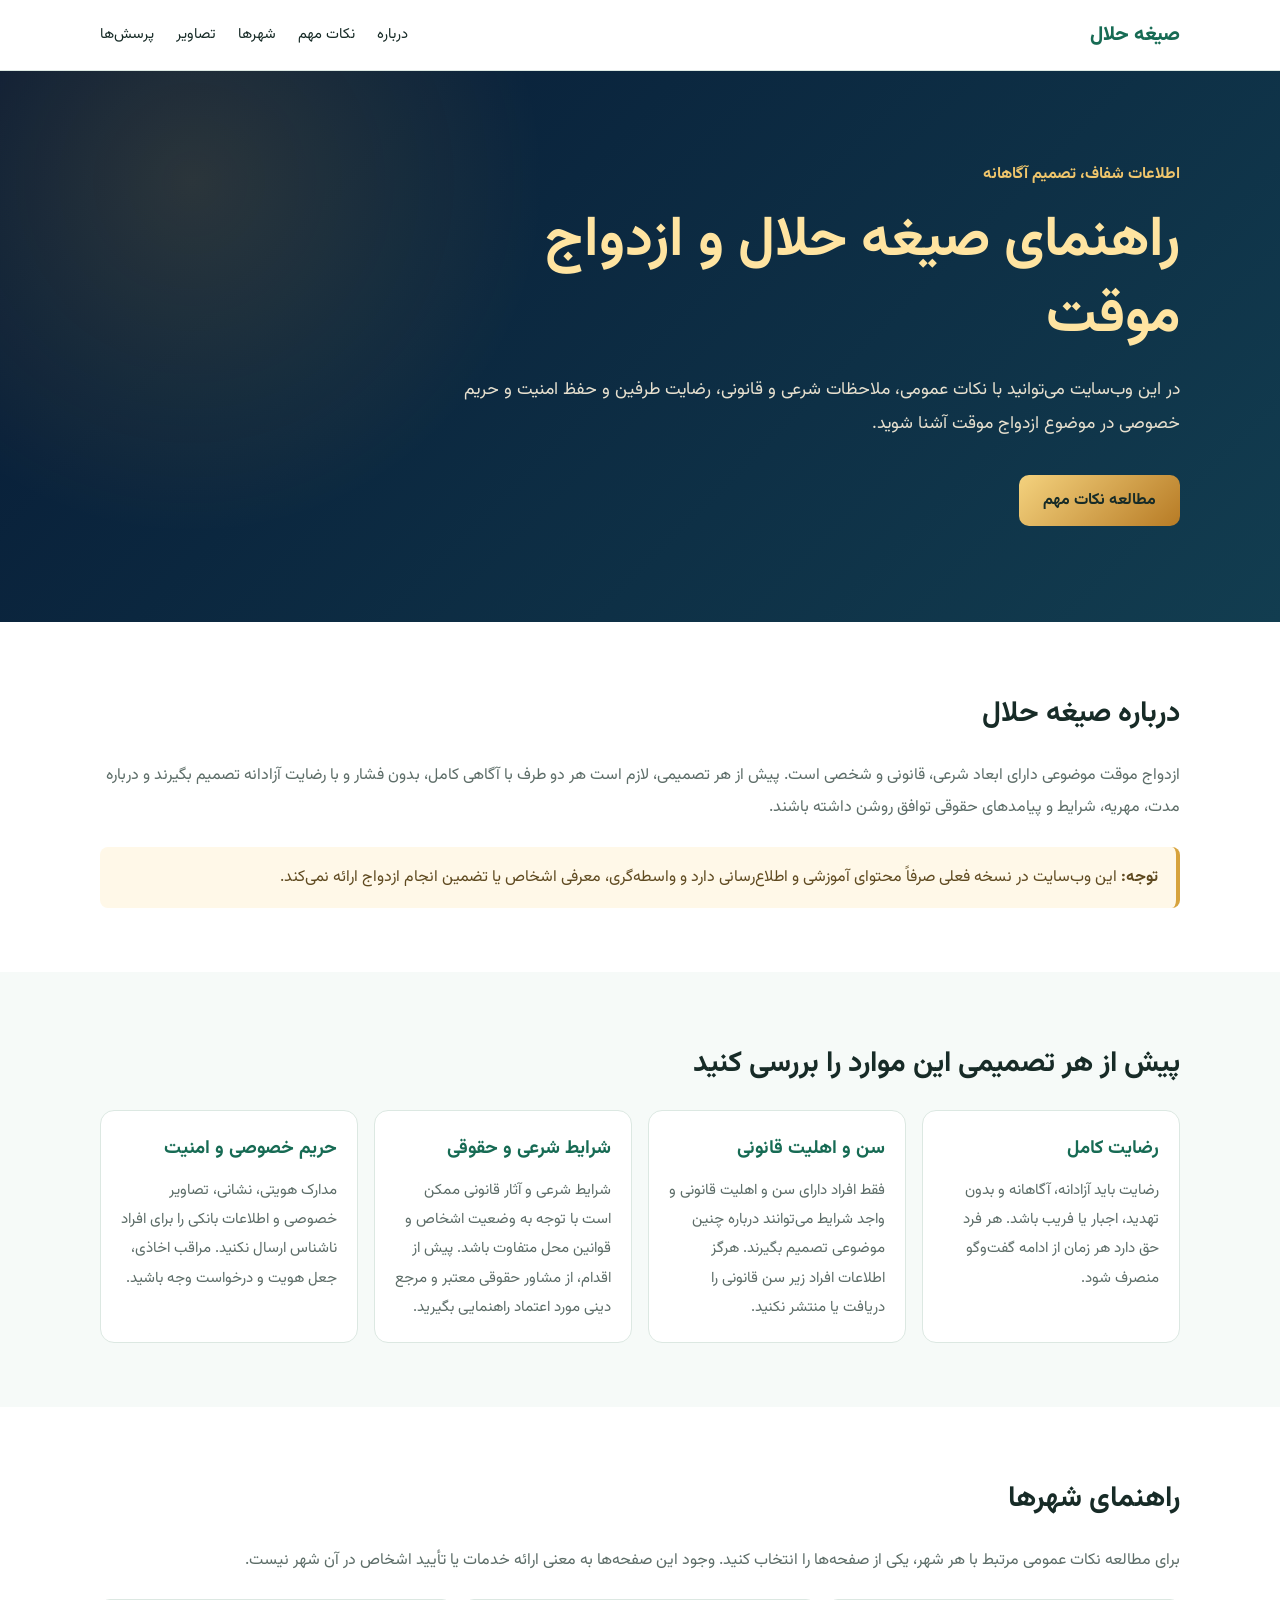
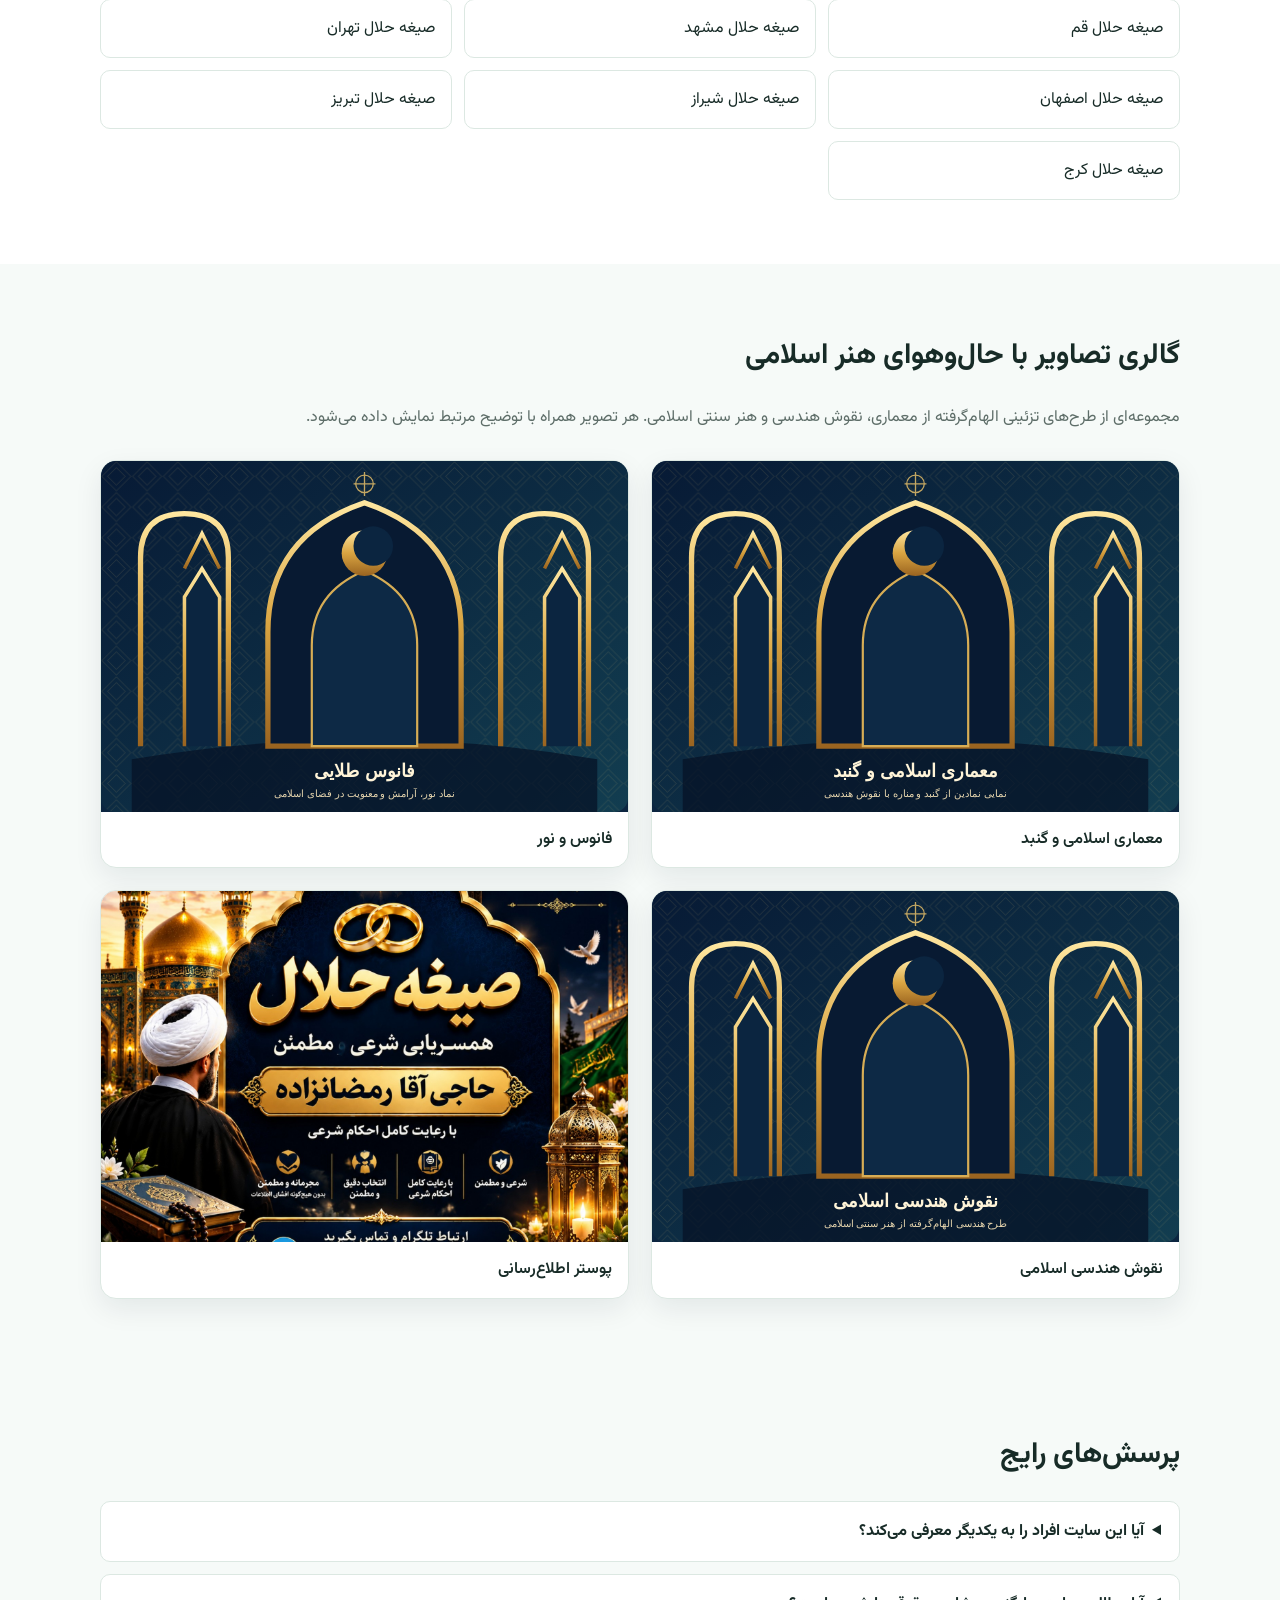
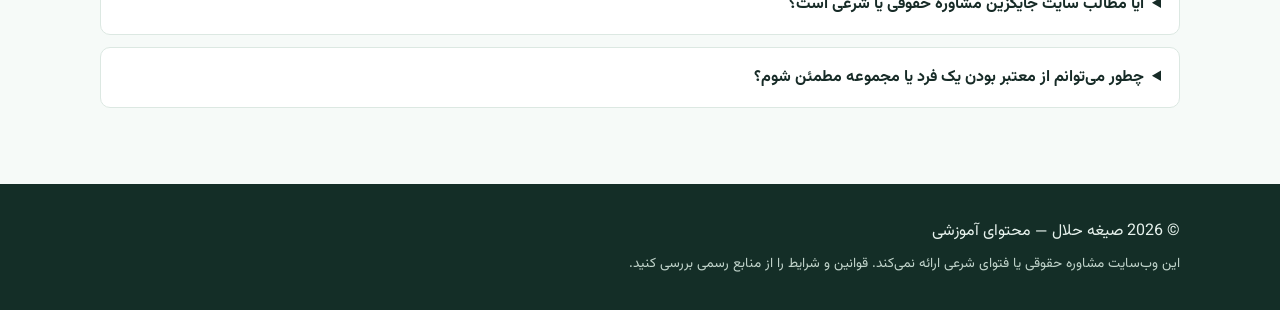
<file: index.html>
<!doctype html>
<html lang="fa" dir="rtl">
<head>
  <meta charset="utf-8">
  <meta name="viewport" content="width=device-width, initial-scale=1">
  <title>صیغه حلال | راهنمای ازدواج موقت آگاهانه و مسئولانه</title>
  <meta name="description" content="راهنمای آگاهانه درباره صیغه حلال و ازدواج موقت؛ نکات رضایت، شرایط قانونی، حفظ حریم خصوصی و اطلاعات شهرهای مختلف ایران.">
  <meta name="robots" content="index,follow">
  <meta property="og:type" content="website">
  <meta property="og:title" content="صیغه حلال | راهنمای ازدواج موقت">
  <meta property="og:description" content="راهنمای آگاهانه درباره صیغه حلال و ازدواج موقت">
  <meta property="og:image" content="https://YOUR-DOMAIN.example/images/sigheh-halal-hezarat-mazhabi.png">
  <link rel="canonical" href="https://YOUR-DOMAIN.example/">
  <link rel="stylesheet" href="style.css">
</head>
<body>
<header class="site-header">
  <div class="container nav">
    <a class="brand" href="index.html">صیغه حلال</a>
    <nav aria-label="منوی اصلی">
      <a href="#about">درباره</a><a href="#safety">نکات مهم</a><a href="#cities">شهرها</a><a href="#gallery">تصاویر</a><a href="#faq">پرسش‌ها</a>
    </nav>
  </div>
</header>
<main>
  <section class="hero">
    <div class="container">
      <span class="eyebrow">اطلاعات شفاف، تصمیم آگاهانه</span>
      <h1>راهنمای صیغه حلال و ازدواج موقت</h1>
      <p>در این وب‌سایت می‌توانید با نکات عمومی، ملاحظات شرعی و قانونی، رضایت طرفین و حفظ امنیت و حریم خصوصی در موضوع ازدواج موقت آشنا شوید.</p>
      <a class="button" href="#safety">مطالعه نکات مهم</a>
    </div>
  </section>
  <section class="container section" id="about">
    <h2>درباره صیغه حلال</h2>
    <p>ازدواج موقت موضوعی دارای ابعاد شرعی، قانونی و شخصی است. پیش از هر تصمیمی، لازم است هر دو طرف با آگاهی کامل، بدون فشار و با رضایت آزادانه تصمیم بگیرند و درباره مدت، مهریه، شرایط و پیامدهای حقوقی توافق روشن داشته باشند.</p>
    <div class="notice"><strong>توجه:</strong> این وب‌سایت در نسخه فعلی صرفاً محتوای آموزشی و اطلاع‌رسانی دارد و واسطه‌گری، معرفی اشخاص یا تضمین انجام ازدواج ارائه نمی‌کند.</div>
  </section>
  <section class="section soft" id="safety">
    <div class="container">
      <h2>پیش از هر تصمیمی این موارد را بررسی کنید</h2>
      <div class="cards">
        <article class="card"><h3>رضایت کامل</h3><p>رضایت باید آزادانه، آگاهانه و بدون تهدید، اجبار یا فریب باشد. هر فرد حق دارد هر زمان از ادامه گفت‌وگو منصرف شود.</p></article>
        <article class="card"><h3>سن و اهلیت قانونی</h3><p>فقط افراد دارای سن و اهلیت قانونی و واجد شرایط می‌توانند درباره چنین موضوعی تصمیم بگیرند. هرگز اطلاعات افراد زیر سن قانونی را دریافت یا منتشر نکنید.</p></article>
        <article class="card"><h3>شرایط شرعی و حقوقی</h3><p>شرایط شرعی و آثار قانونی ممکن است با توجه به وضعیت اشخاص و قوانین محل متفاوت باشد. پیش از اقدام، از مشاور حقوقی معتبر و مرجع دینی مورد اعتماد راهنمایی بگیرید.</p></article>
        <article class="card"><h3>حریم خصوصی و امنیت</h3><p>مدارک هویتی، نشانی، تصاویر خصوصی و اطلاعات بانکی را برای افراد ناشناس ارسال نکنید. مراقب اخاذی، جعل هویت و درخواست وجه باشید.</p></article>
      </div>
    </div>
  </section>
  <section class="container section" id="cities">
    <h2>راهنمای شهرها</h2>
    <p>برای مطالعه نکات عمومی مرتبط با هر شهر، یکی از صفحه‌ها را انتخاب کنید. وجود این صفحه‌ها به معنی ارائه خدمات یا تأیید اشخاص در آن شهر نیست.</p>
    <div class="city-list">
      <a href="cities/qom.html">صیغه حلال قم</a>
      <a href="cities/mashhad.html">صیغه حلال مشهد</a>
      <a href="cities/tehran.html">صیغه حلال تهران</a>
      <a href="cities/isfahan.html">صیغه حلال اصفهان</a>
      <a href="cities/shiraz.html">صیغه حلال شیراز</a>
      <a href="cities/tabriz.html">صیغه حلال تبریز</a>
      <a href="cities/karaj.html">صیغه حلال کرج</a>
    </div>
  </section>

  


  <section class="section soft" id="gallery">
    <div class="container">
      <h2>گالری تصاویر با حال‌وهوای هنر اسلامی</h2>
      <p>مجموعه‌ای از طرح‌های تزئینی الهام‌گرفته از معماری، نقوش هندسی و هنر سنتی اسلامی. هر تصویر همراه با توضیح مرتبط نمایش داده می‌شود.</p>
      <div class="visual-gallery">
        <figure><img src="images/islamic-architecture-mosque.svg" alt="تصویر تزئینی معماری اسلامی با گنبد و مناره" width="1200" height="800" loading="lazy"><figcaption>معماری اسلامی و گنبد</figcaption></figure>
        <figure><img src="images/golden-islamic-lantern.svg" alt="تصویر فانوس طلایی با الهام از هنر اسلامی" width="1200" height="800" loading="lazy"><figcaption>فانوس و نور</figcaption></figure>
        <figure><img src="images/islamic-geometric-pattern.svg" alt="نقوش هندسی و تزیینات سنتی اسلامی" width="1200" height="800" loading="lazy"><figcaption>نقوش هندسی اسلامی</figcaption></figure>
        <figure><img src="images/sigheh-halal-hezarat-mazhabi.png" alt="پوستر اطلاع‌رسانی صیغه حلال و همسریابی شرعی موقت" width="1280" height="1280" loading="lazy"><figcaption>پوستر اطلاع‌رسانی</figcaption></figure>
      </div>
    </div>
  </section>

  <section class="section soft" id="faq">
    <div class="container">
      <h2>پرسش‌های رایج</h2>
      <details><summary>آیا این سایت افراد را به یکدیگر معرفی می‌کند؟</summary><p>خیر. نسخه فعلی فقط محتوای عمومی و آموزشی دارد و سامانه ثبت‌نام یا معرفی اشخاص نیست.</p></details>
      <details><summary>آیا مطالب سایت جایگزین مشاوره حقوقی یا شرعی است؟</summary><p>خیر. مطالب صرفاً اطلاعات عمومی هستند و برای تصمیم شخصی باید از متخصص معتبر راهنمایی بگیرید.</p></details>
      <details><summary>چطور می‌توانم از معتبر بودن یک فرد یا مجموعه مطمئن شوم؟</summary><p>به ادعاهای تأییدنشده اعتماد نکنید، مدارک حساس ارسال نکنید، پول پیش‌پرداخت برای افراد ناشناس نفرستید و در صورت نیاز از مراجع رسمی استعلام بگیرید.</p></details>
    </div>
  </section>
</main>
<footer><div class="container"><p>© <span id="year"></span> صیغه حلال — محتوای آموزشی</p><p class="small">این وب‌سایت مشاوره حقوقی یا فتوای شرعی ارائه نمی‌کند. قوانین و شرایط را از منابع رسمی بررسی کنید.</p></div></footer>
<script>document.getElementById('year').textContent = new Date().getFullYear();</script>
</body>
</html>
</file>
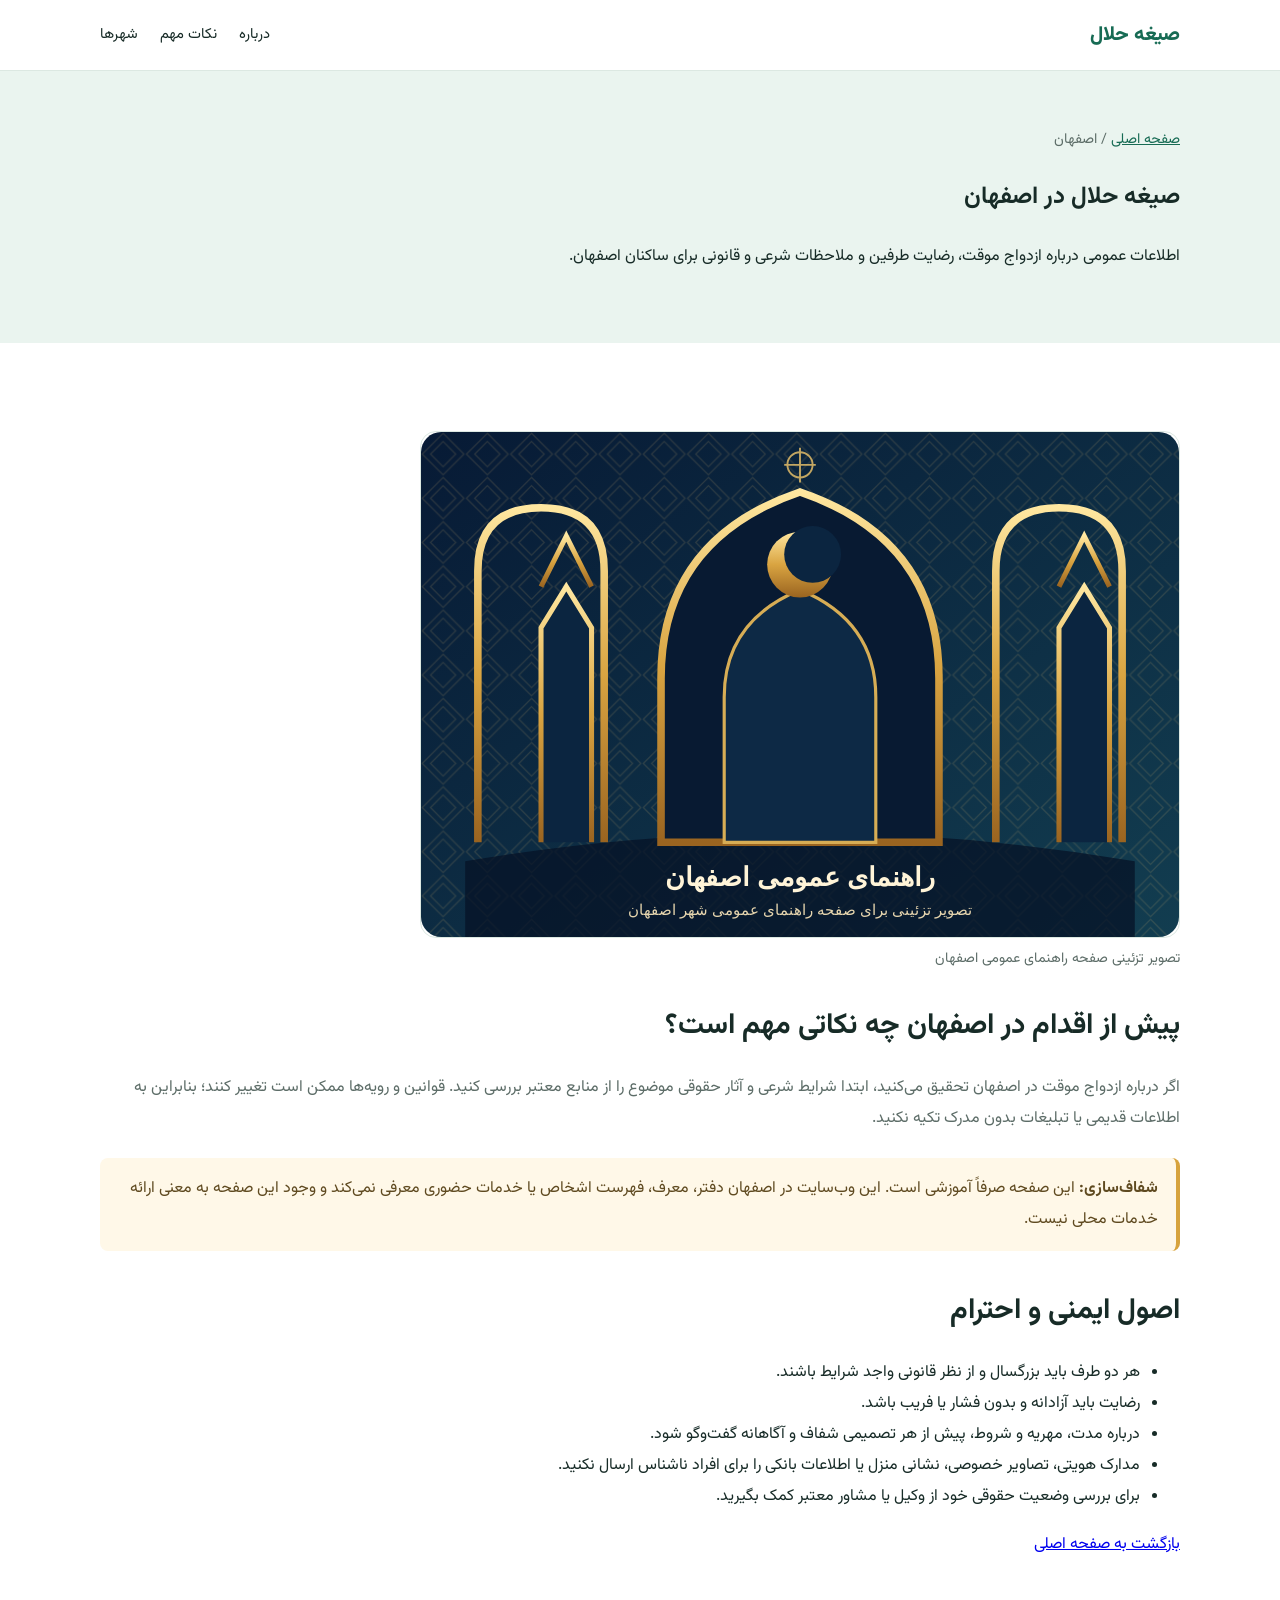
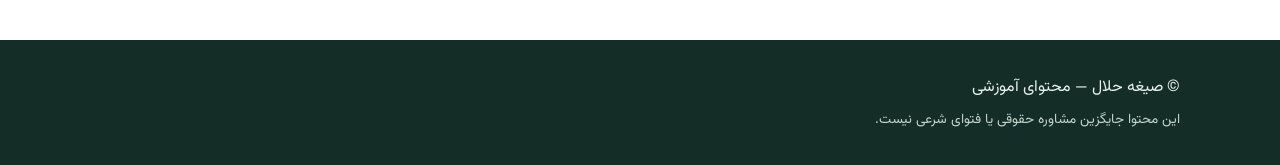
<file: cities/isfahan.html>
<!doctype html>
<html lang="fa" dir="rtl">
<head>
<meta charset="utf-8"><meta name="viewport" content="width=device-width, initial-scale=1">
<title>صیغه حلال اصفهان | راهنمای عمومی و نکات مهم</title>
<meta name="description" content="راهنمای عمومی صیغه حلال و ازدواج موقت در اصفهان؛ نکات رضایت، شرایط قانونی، حریم خصوصی و تصمیم‌گیری آگاهانه.">
<meta name="robots" content="index,follow">
<link rel="canonical" href="https://YOUR-DOMAIN.example/cities/isfahan.html">
<link rel="stylesheet" href="../style.css">
</head>
<body>
<header class="site-header"><div class="container nav"><a class="brand" href="../index.html">صیغه حلال</a><nav><a href="../index.html#about">درباره</a><a href="../index.html#safety">نکات مهم</a><a href="../index.html#cities">شهرها</a></nav></div></header>
<main>
<section class="page-hero"><div class="container"><div class="breadcrumbs"><a href="../index.html">صفحه اصلی</a> / اصفهان</div><h1>صیغه حلال در اصفهان</h1><p>اطلاعات عمومی درباره ازدواج موقت، رضایت طرفین و ملاحظات شرعی و قانونی برای ساکنان اصفهان.</p></div></section>
<section class="container section">
<figure class="city-art"><img src="../images/isfahan-guide-islamic-art.svg" alt="تصویر تزئینی راهنمای عمومی صیغه حلال در اصفهان" width="1200" height="800" loading="lazy"><figcaption>تصویر تزئینی صفحه راهنمای عمومی اصفهان</figcaption></figure>
<h2>پیش از اقدام در اصفهان چه نکاتی مهم است؟</h2>
<p>اگر درباره ازدواج موقت در اصفهان تحقیق می‌کنید، ابتدا شرایط شرعی و آثار حقوقی موضوع را از منابع معتبر بررسی کنید. قوانین و رویه‌ها ممکن است تغییر کنند؛ بنابراین به اطلاعات قدیمی یا تبلیغات بدون مدرک تکیه نکنید.</p>
<div class="notice"><strong>شفاف‌سازی:</strong> این صفحه صرفاً آموزشی است. این وب‌سایت در اصفهان دفتر، معرف، فهرست اشخاص یا خدمات حضوری معرفی نمی‌کند و وجود این صفحه به معنی ارائه خدمات محلی نیست.</div>
<h2 style="margin-top:32px">اصول ایمنی و احترام</h2>
<ul><li>هر دو طرف باید بزرگسال و از نظر قانونی واجد شرایط باشند.</li><li>رضایت باید آزادانه و بدون فشار یا فریب باشد.</li><li>درباره مدت، مهریه و شروط، پیش از هر تصمیمی شفاف و آگاهانه گفت‌وگو شود.</li><li>مدارک هویتی، تصاویر خصوصی، نشانی منزل یا اطلاعات بانکی را برای افراد ناشناس ارسال نکنید.</li><li>برای بررسی وضعیت حقوقی خود از وکیل یا مشاور معتبر کمک بگیرید.</li></ul>
<p><a href="../index.html">بازگشت به صفحه اصلی</a></p>
</section></main>
<footer><div class="container"><p>© صیغه حلال — محتوای آموزشی</p><p class="small">این محتوا جایگزین مشاوره حقوقی یا فتوای شرعی نیست.</p></div></footer>
</body></html>
</file>
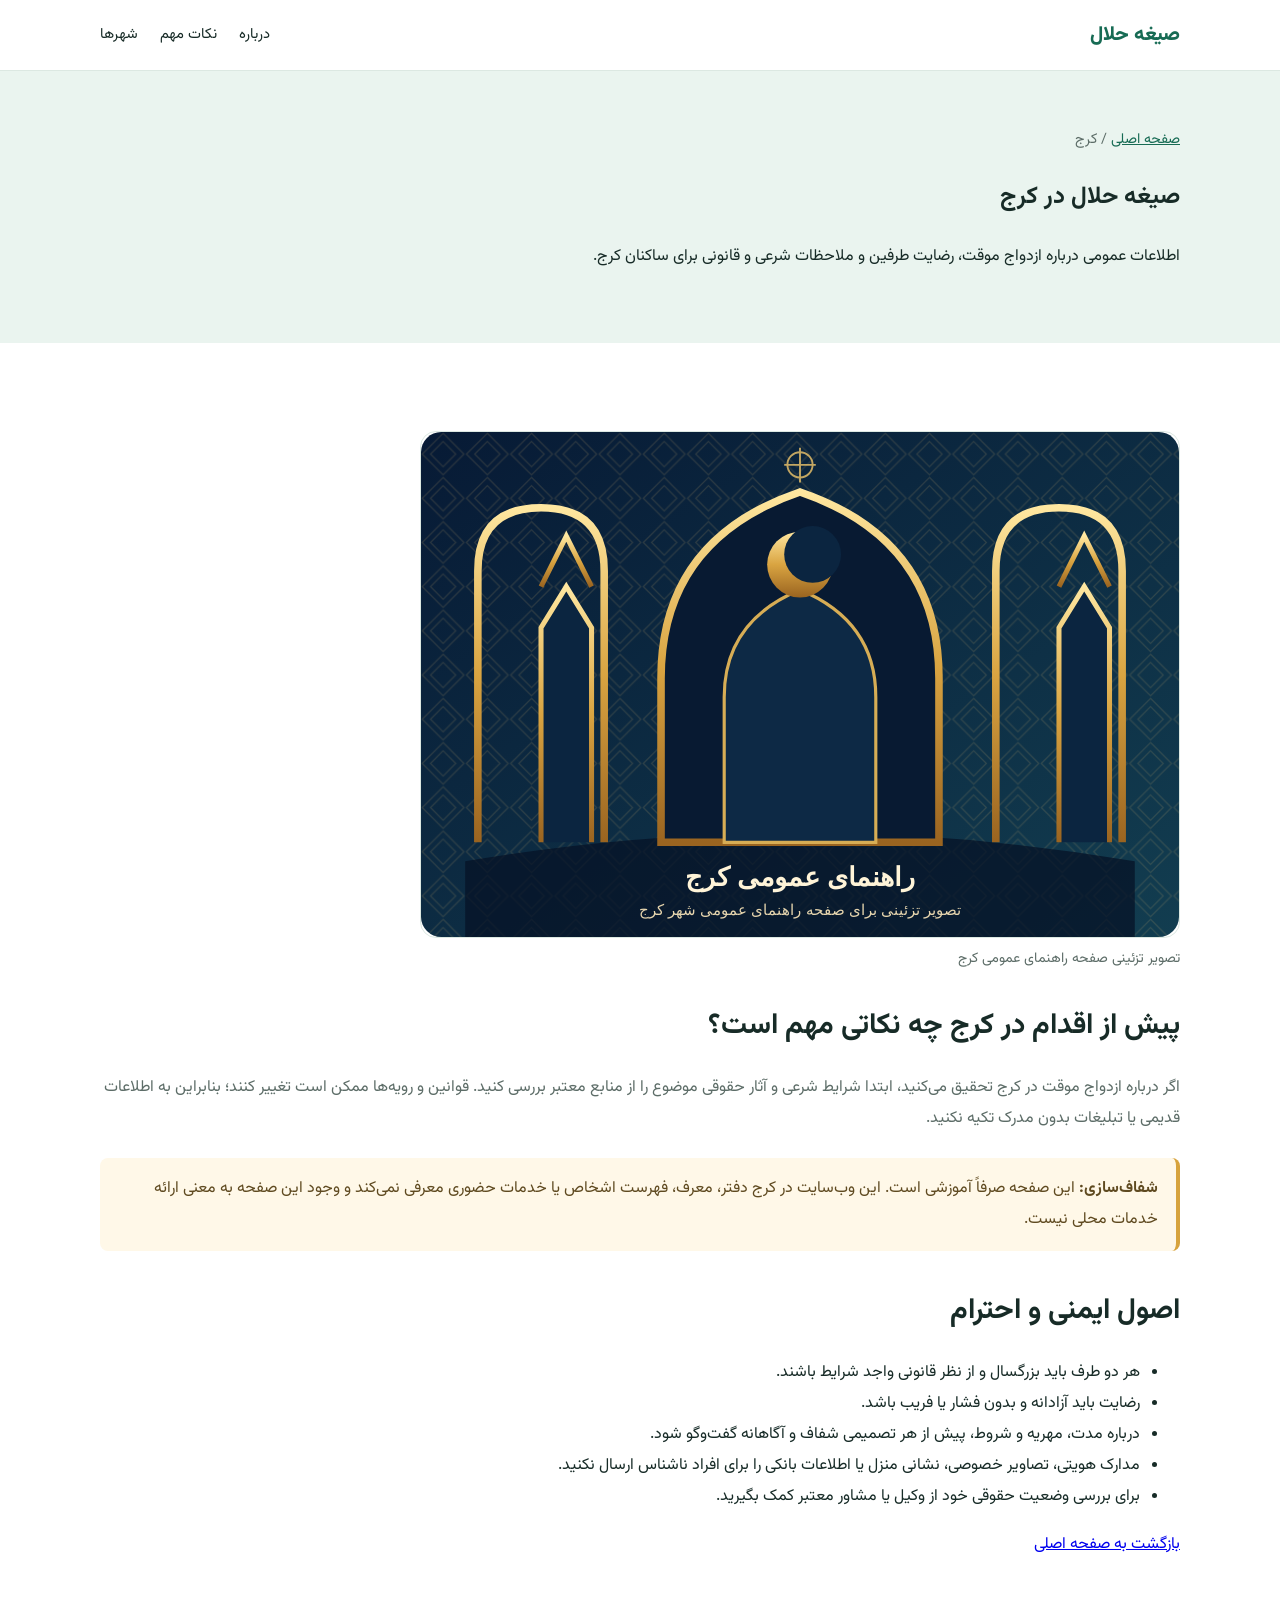
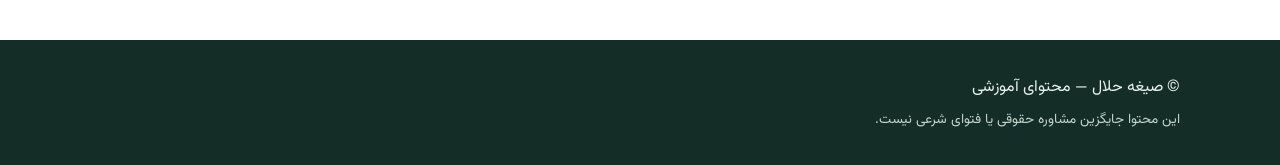
<file: cities/karaj.html>
<!doctype html>
<html lang="fa" dir="rtl">
<head>
<meta charset="utf-8"><meta name="viewport" content="width=device-width, initial-scale=1">
<title>صیغه حلال کرج | راهنمای عمومی و نکات مهم</title>
<meta name="description" content="راهنمای عمومی صیغه حلال و ازدواج موقت در کرج؛ نکات رضایت، شرایط قانونی، حریم خصوصی و تصمیم‌گیری آگاهانه.">
<meta name="robots" content="index,follow">
<link rel="canonical" href="https://YOUR-DOMAIN.example/cities/karaj.html">
<link rel="stylesheet" href="../style.css">
</head>
<body>
<header class="site-header"><div class="container nav"><a class="brand" href="../index.html">صیغه حلال</a><nav><a href="../index.html#about">درباره</a><a href="../index.html#safety">نکات مهم</a><a href="../index.html#cities">شهرها</a></nav></div></header>
<main>
<section class="page-hero"><div class="container"><div class="breadcrumbs"><a href="../index.html">صفحه اصلی</a> / کرج</div><h1>صیغه حلال در کرج</h1><p>اطلاعات عمومی درباره ازدواج موقت، رضایت طرفین و ملاحظات شرعی و قانونی برای ساکنان کرج.</p></div></section>
<section class="container section">
<figure class="city-art"><img src="../images/karaj-guide-islamic-art.svg" alt="تصویر تزئینی راهنمای عمومی صیغه حلال در کرج" width="1200" height="800" loading="lazy"><figcaption>تصویر تزئینی صفحه راهنمای عمومی کرج</figcaption></figure>
<h2>پیش از اقدام در کرج چه نکاتی مهم است؟</h2>
<p>اگر درباره ازدواج موقت در کرج تحقیق می‌کنید، ابتدا شرایط شرعی و آثار حقوقی موضوع را از منابع معتبر بررسی کنید. قوانین و رویه‌ها ممکن است تغییر کنند؛ بنابراین به اطلاعات قدیمی یا تبلیغات بدون مدرک تکیه نکنید.</p>
<div class="notice"><strong>شفاف‌سازی:</strong> این صفحه صرفاً آموزشی است. این وب‌سایت در کرج دفتر، معرف، فهرست اشخاص یا خدمات حضوری معرفی نمی‌کند و وجود این صفحه به معنی ارائه خدمات محلی نیست.</div>
<h2 style="margin-top:32px">اصول ایمنی و احترام</h2>
<ul><li>هر دو طرف باید بزرگسال و از نظر قانونی واجد شرایط باشند.</li><li>رضایت باید آزادانه و بدون فشار یا فریب باشد.</li><li>درباره مدت، مهریه و شروط، پیش از هر تصمیمی شفاف و آگاهانه گفت‌وگو شود.</li><li>مدارک هویتی، تصاویر خصوصی، نشانی منزل یا اطلاعات بانکی را برای افراد ناشناس ارسال نکنید.</li><li>برای بررسی وضعیت حقوقی خود از وکیل یا مشاور معتبر کمک بگیرید.</li></ul>
<p><a href="../index.html">بازگشت به صفحه اصلی</a></p>
</section></main>
<footer><div class="container"><p>© صیغه حلال — محتوای آموزشی</p><p class="small">این محتوا جایگزین مشاوره حقوقی یا فتوای شرعی نیست.</p></div></footer>
</body></html>
</file>
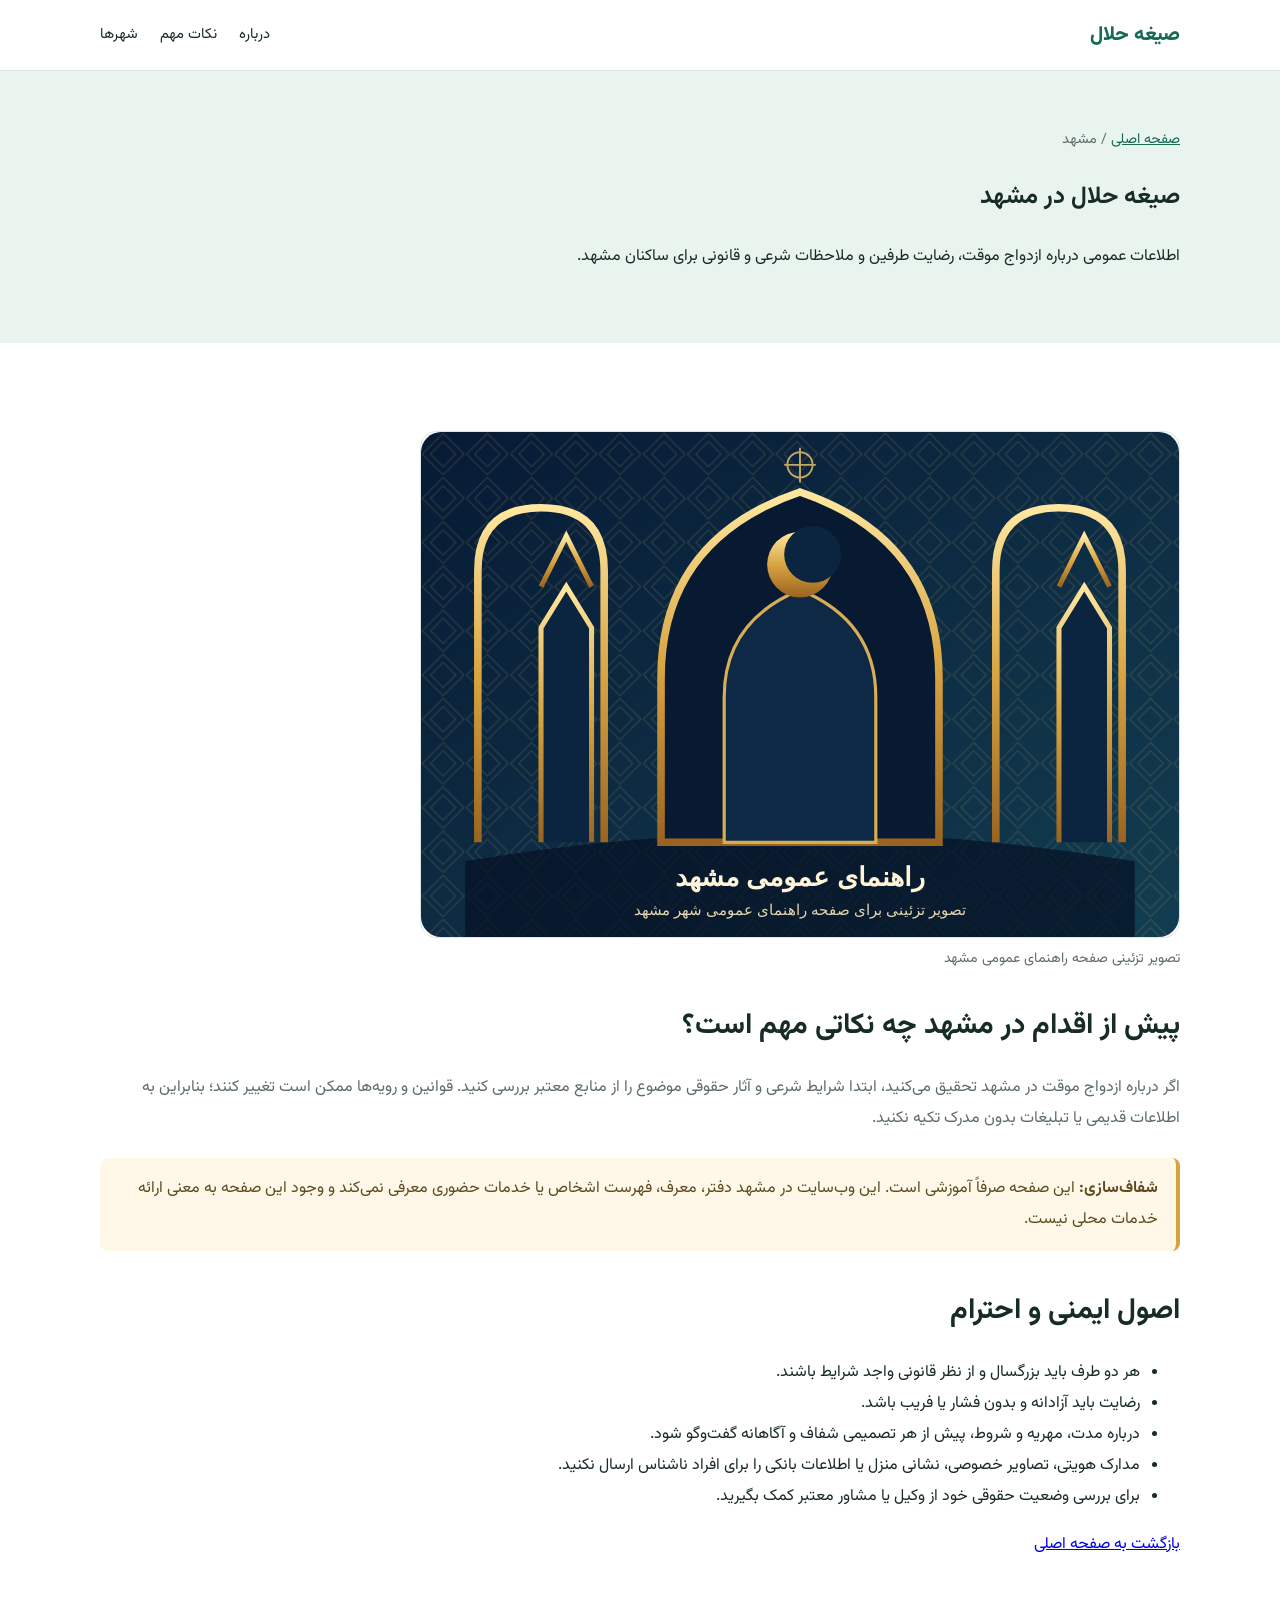
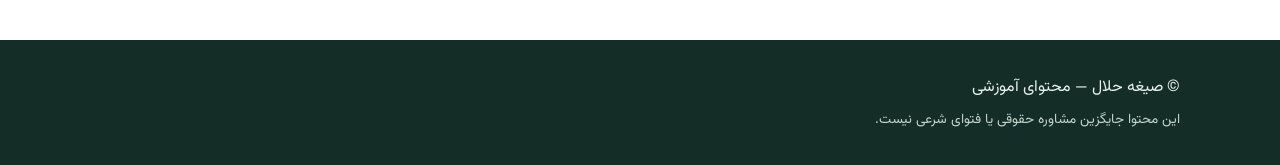
<file: cities/mashhad.html>
<!doctype html>
<html lang="fa" dir="rtl">
<head>
<meta charset="utf-8"><meta name="viewport" content="width=device-width, initial-scale=1">
<title>صیغه حلال مشهد | راهنمای عمومی و نکات مهم</title>
<meta name="description" content="راهنمای عمومی صیغه حلال و ازدواج موقت در مشهد؛ نکات رضایت، شرایط قانونی، حریم خصوصی و تصمیم‌گیری آگاهانه.">
<meta name="robots" content="index,follow">
<link rel="canonical" href="https://YOUR-DOMAIN.example/cities/mashhad.html">
<link rel="stylesheet" href="../style.css">
</head>
<body>
<header class="site-header"><div class="container nav"><a class="brand" href="../index.html">صیغه حلال</a><nav><a href="../index.html#about">درباره</a><a href="../index.html#safety">نکات مهم</a><a href="../index.html#cities">شهرها</a></nav></div></header>
<main>
<section class="page-hero"><div class="container"><div class="breadcrumbs"><a href="../index.html">صفحه اصلی</a> / مشهد</div><h1>صیغه حلال در مشهد</h1><p>اطلاعات عمومی درباره ازدواج موقت، رضایت طرفین و ملاحظات شرعی و قانونی برای ساکنان مشهد.</p></div></section>
<section class="container section">
<figure class="city-art"><img src="../images/mashhad-guide-islamic-art.svg" alt="تصویر تزئینی راهنمای عمومی صیغه حلال در مشهد" width="1200" height="800" loading="lazy"><figcaption>تصویر تزئینی صفحه راهنمای عمومی مشهد</figcaption></figure>
<h2>پیش از اقدام در مشهد چه نکاتی مهم است؟</h2>
<p>اگر درباره ازدواج موقت در مشهد تحقیق می‌کنید، ابتدا شرایط شرعی و آثار حقوقی موضوع را از منابع معتبر بررسی کنید. قوانین و رویه‌ها ممکن است تغییر کنند؛ بنابراین به اطلاعات قدیمی یا تبلیغات بدون مدرک تکیه نکنید.</p>
<div class="notice"><strong>شفاف‌سازی:</strong> این صفحه صرفاً آموزشی است. این وب‌سایت در مشهد دفتر، معرف، فهرست اشخاص یا خدمات حضوری معرفی نمی‌کند و وجود این صفحه به معنی ارائه خدمات محلی نیست.</div>
<h2 style="margin-top:32px">اصول ایمنی و احترام</h2>
<ul><li>هر دو طرف باید بزرگسال و از نظر قانونی واجد شرایط باشند.</li><li>رضایت باید آزادانه و بدون فشار یا فریب باشد.</li><li>درباره مدت، مهریه و شروط، پیش از هر تصمیمی شفاف و آگاهانه گفت‌وگو شود.</li><li>مدارک هویتی، تصاویر خصوصی، نشانی منزل یا اطلاعات بانکی را برای افراد ناشناس ارسال نکنید.</li><li>برای بررسی وضعیت حقوقی خود از وکیل یا مشاور معتبر کمک بگیرید.</li></ul>
<p><a href="../index.html">بازگشت به صفحه اصلی</a></p>
</section></main>
<footer><div class="container"><p>© صیغه حلال — محتوای آموزشی</p><p class="small">این محتوا جایگزین مشاوره حقوقی یا فتوای شرعی نیست.</p></div></footer>
</body></html>
</file>
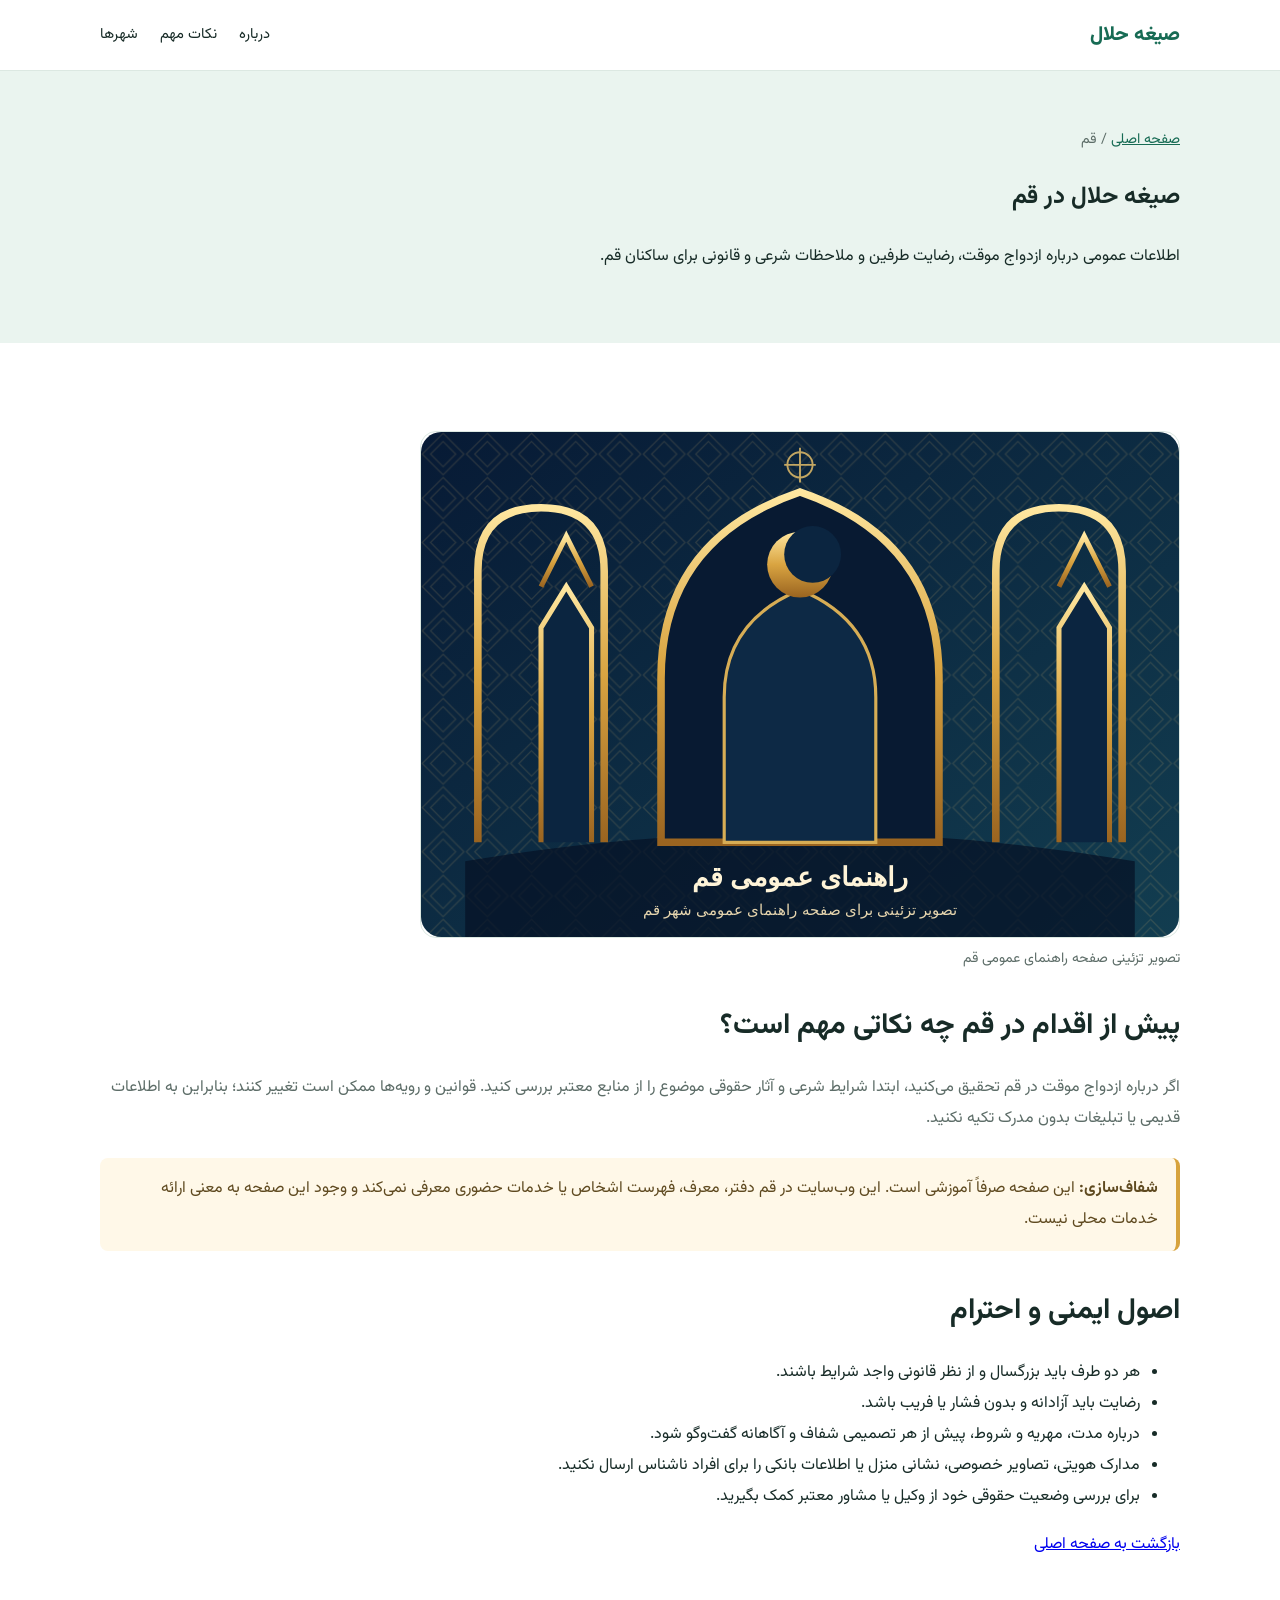
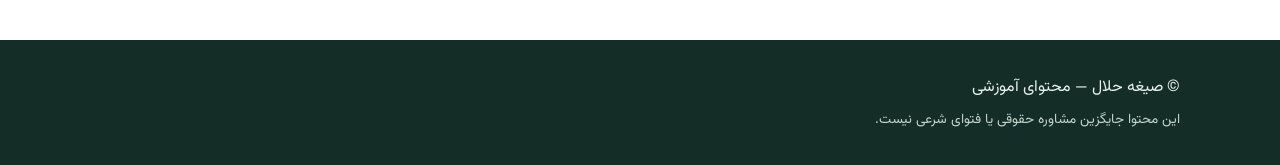
<file: cities/qom.html>
<!doctype html>
<html lang="fa" dir="rtl">
<head>
<meta charset="utf-8"><meta name="viewport" content="width=device-width, initial-scale=1">
<title>صیغه حلال قم | راهنمای عمومی و نکات مهم</title>
<meta name="description" content="راهنمای عمومی صیغه حلال و ازدواج موقت در قم؛ نکات رضایت، شرایط قانونی، حریم خصوصی و تصمیم‌گیری آگاهانه.">
<meta name="robots" content="index,follow">
<link rel="canonical" href="https://YOUR-DOMAIN.example/cities/qom.html">
<link rel="stylesheet" href="../style.css">
</head>
<body>
<header class="site-header"><div class="container nav"><a class="brand" href="../index.html">صیغه حلال</a><nav><a href="../index.html#about">درباره</a><a href="../index.html#safety">نکات مهم</a><a href="../index.html#cities">شهرها</a></nav></div></header>
<main>
<section class="page-hero"><div class="container"><div class="breadcrumbs"><a href="../index.html">صفحه اصلی</a> / قم</div><h1>صیغه حلال در قم</h1><p>اطلاعات عمومی درباره ازدواج موقت، رضایت طرفین و ملاحظات شرعی و قانونی برای ساکنان قم.</p></div></section>
<section class="container section">
<figure class="city-art"><img src="../images/qom-guide-islamic-art.svg" alt="تصویر تزئینی راهنمای عمومی صیغه حلال در قم" width="1200" height="800" loading="lazy"><figcaption>تصویر تزئینی صفحه راهنمای عمومی قم</figcaption></figure>
<h2>پیش از اقدام در قم چه نکاتی مهم است؟</h2>
<p>اگر درباره ازدواج موقت در قم تحقیق می‌کنید، ابتدا شرایط شرعی و آثار حقوقی موضوع را از منابع معتبر بررسی کنید. قوانین و رویه‌ها ممکن است تغییر کنند؛ بنابراین به اطلاعات قدیمی یا تبلیغات بدون مدرک تکیه نکنید.</p>
<div class="notice"><strong>شفاف‌سازی:</strong> این صفحه صرفاً آموزشی است. این وب‌سایت در قم دفتر، معرف، فهرست اشخاص یا خدمات حضوری معرفی نمی‌کند و وجود این صفحه به معنی ارائه خدمات محلی نیست.</div>
<h2 style="margin-top:32px">اصول ایمنی و احترام</h2>
<ul><li>هر دو طرف باید بزرگسال و از نظر قانونی واجد شرایط باشند.</li><li>رضایت باید آزادانه و بدون فشار یا فریب باشد.</li><li>درباره مدت، مهریه و شروط، پیش از هر تصمیمی شفاف و آگاهانه گفت‌وگو شود.</li><li>مدارک هویتی، تصاویر خصوصی، نشانی منزل یا اطلاعات بانکی را برای افراد ناشناس ارسال نکنید.</li><li>برای بررسی وضعیت حقوقی خود از وکیل یا مشاور معتبر کمک بگیرید.</li></ul>
<p><a href="../index.html">بازگشت به صفحه اصلی</a></p>
</section></main>
<footer><div class="container"><p>© صیغه حلال — محتوای آموزشی</p><p class="small">این محتوا جایگزین مشاوره حقوقی یا فتوای شرعی نیست.</p></div></footer>
</body></html>
</file>
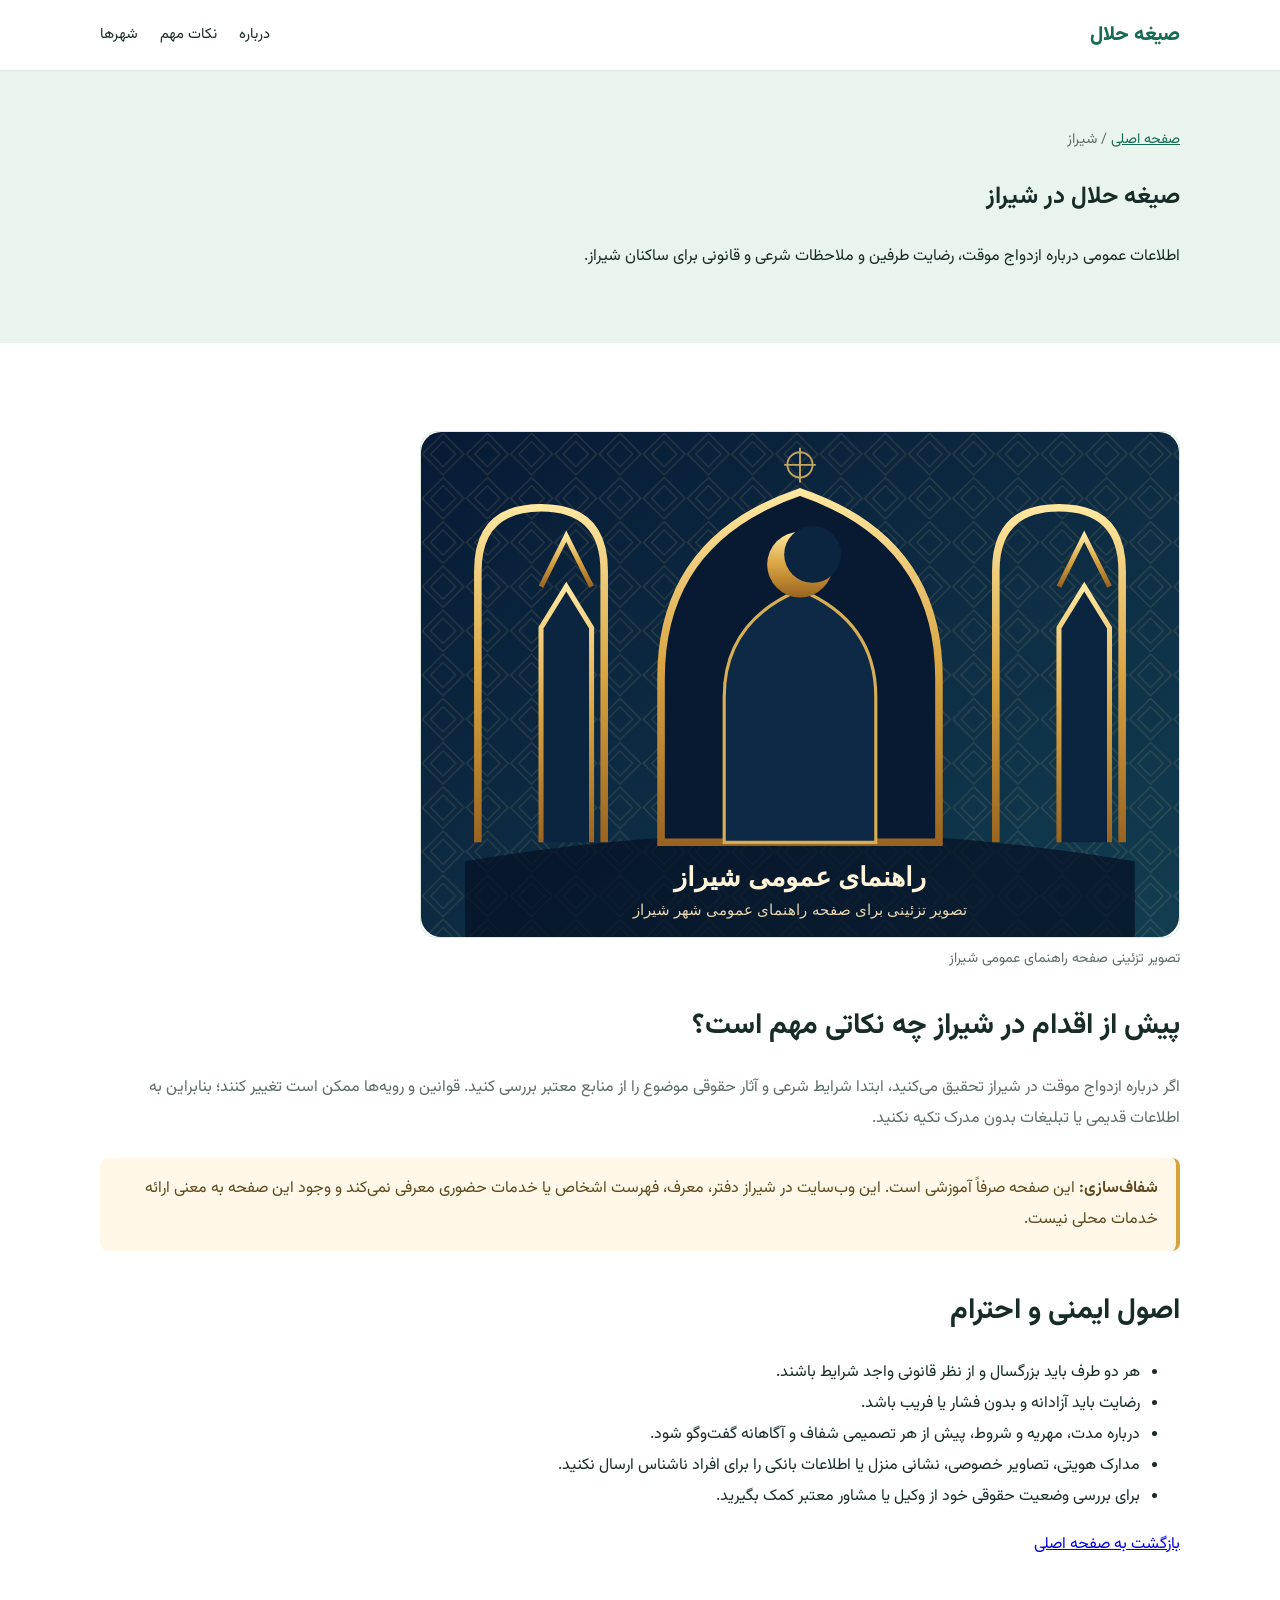
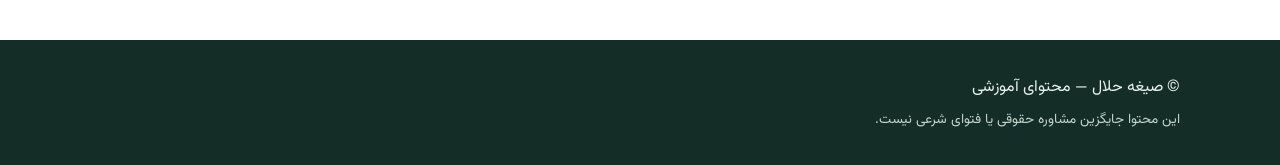
<file: cities/shiraz.html>
<!doctype html>
<html lang="fa" dir="rtl">
<head>
<meta charset="utf-8"><meta name="viewport" content="width=device-width, initial-scale=1">
<title>صیغه حلال شیراز | راهنمای عمومی و نکات مهم</title>
<meta name="description" content="راهنمای عمومی صیغه حلال و ازدواج موقت در شیراز؛ نکات رضایت، شرایط قانونی، حریم خصوصی و تصمیم‌گیری آگاهانه.">
<meta name="robots" content="index,follow">
<link rel="canonical" href="https://YOUR-DOMAIN.example/cities/shiraz.html">
<link rel="stylesheet" href="../style.css">
</head>
<body>
<header class="site-header"><div class="container nav"><a class="brand" href="../index.html">صیغه حلال</a><nav><a href="../index.html#about">درباره</a><a href="../index.html#safety">نکات مهم</a><a href="../index.html#cities">شهرها</a></nav></div></header>
<main>
<section class="page-hero"><div class="container"><div class="breadcrumbs"><a href="../index.html">صفحه اصلی</a> / شیراز</div><h1>صیغه حلال در شیراز</h1><p>اطلاعات عمومی درباره ازدواج موقت، رضایت طرفین و ملاحظات شرعی و قانونی برای ساکنان شیراز.</p></div></section>
<section class="container section">
<figure class="city-art"><img src="../images/shiraz-guide-islamic-art.svg" alt="تصویر تزئینی راهنمای عمومی صیغه حلال در شیراز" width="1200" height="800" loading="lazy"><figcaption>تصویر تزئینی صفحه راهنمای عمومی شیراز</figcaption></figure>
<h2>پیش از اقدام در شیراز چه نکاتی مهم است؟</h2>
<p>اگر درباره ازدواج موقت در شیراز تحقیق می‌کنید، ابتدا شرایط شرعی و آثار حقوقی موضوع را از منابع معتبر بررسی کنید. قوانین و رویه‌ها ممکن است تغییر کنند؛ بنابراین به اطلاعات قدیمی یا تبلیغات بدون مدرک تکیه نکنید.</p>
<div class="notice"><strong>شفاف‌سازی:</strong> این صفحه صرفاً آموزشی است. این وب‌سایت در شیراز دفتر، معرف، فهرست اشخاص یا خدمات حضوری معرفی نمی‌کند و وجود این صفحه به معنی ارائه خدمات محلی نیست.</div>
<h2 style="margin-top:32px">اصول ایمنی و احترام</h2>
<ul><li>هر دو طرف باید بزرگسال و از نظر قانونی واجد شرایط باشند.</li><li>رضایت باید آزادانه و بدون فشار یا فریب باشد.</li><li>درباره مدت، مهریه و شروط، پیش از هر تصمیمی شفاف و آگاهانه گفت‌وگو شود.</li><li>مدارک هویتی، تصاویر خصوصی، نشانی منزل یا اطلاعات بانکی را برای افراد ناشناس ارسال نکنید.</li><li>برای بررسی وضعیت حقوقی خود از وکیل یا مشاور معتبر کمک بگیرید.</li></ul>
<p><a href="../index.html">بازگشت به صفحه اصلی</a></p>
</section></main>
<footer><div class="container"><p>© صیغه حلال — محتوای آموزشی</p><p class="small">این محتوا جایگزین مشاوره حقوقی یا فتوای شرعی نیست.</p></div></footer>
</body></html>
</file>
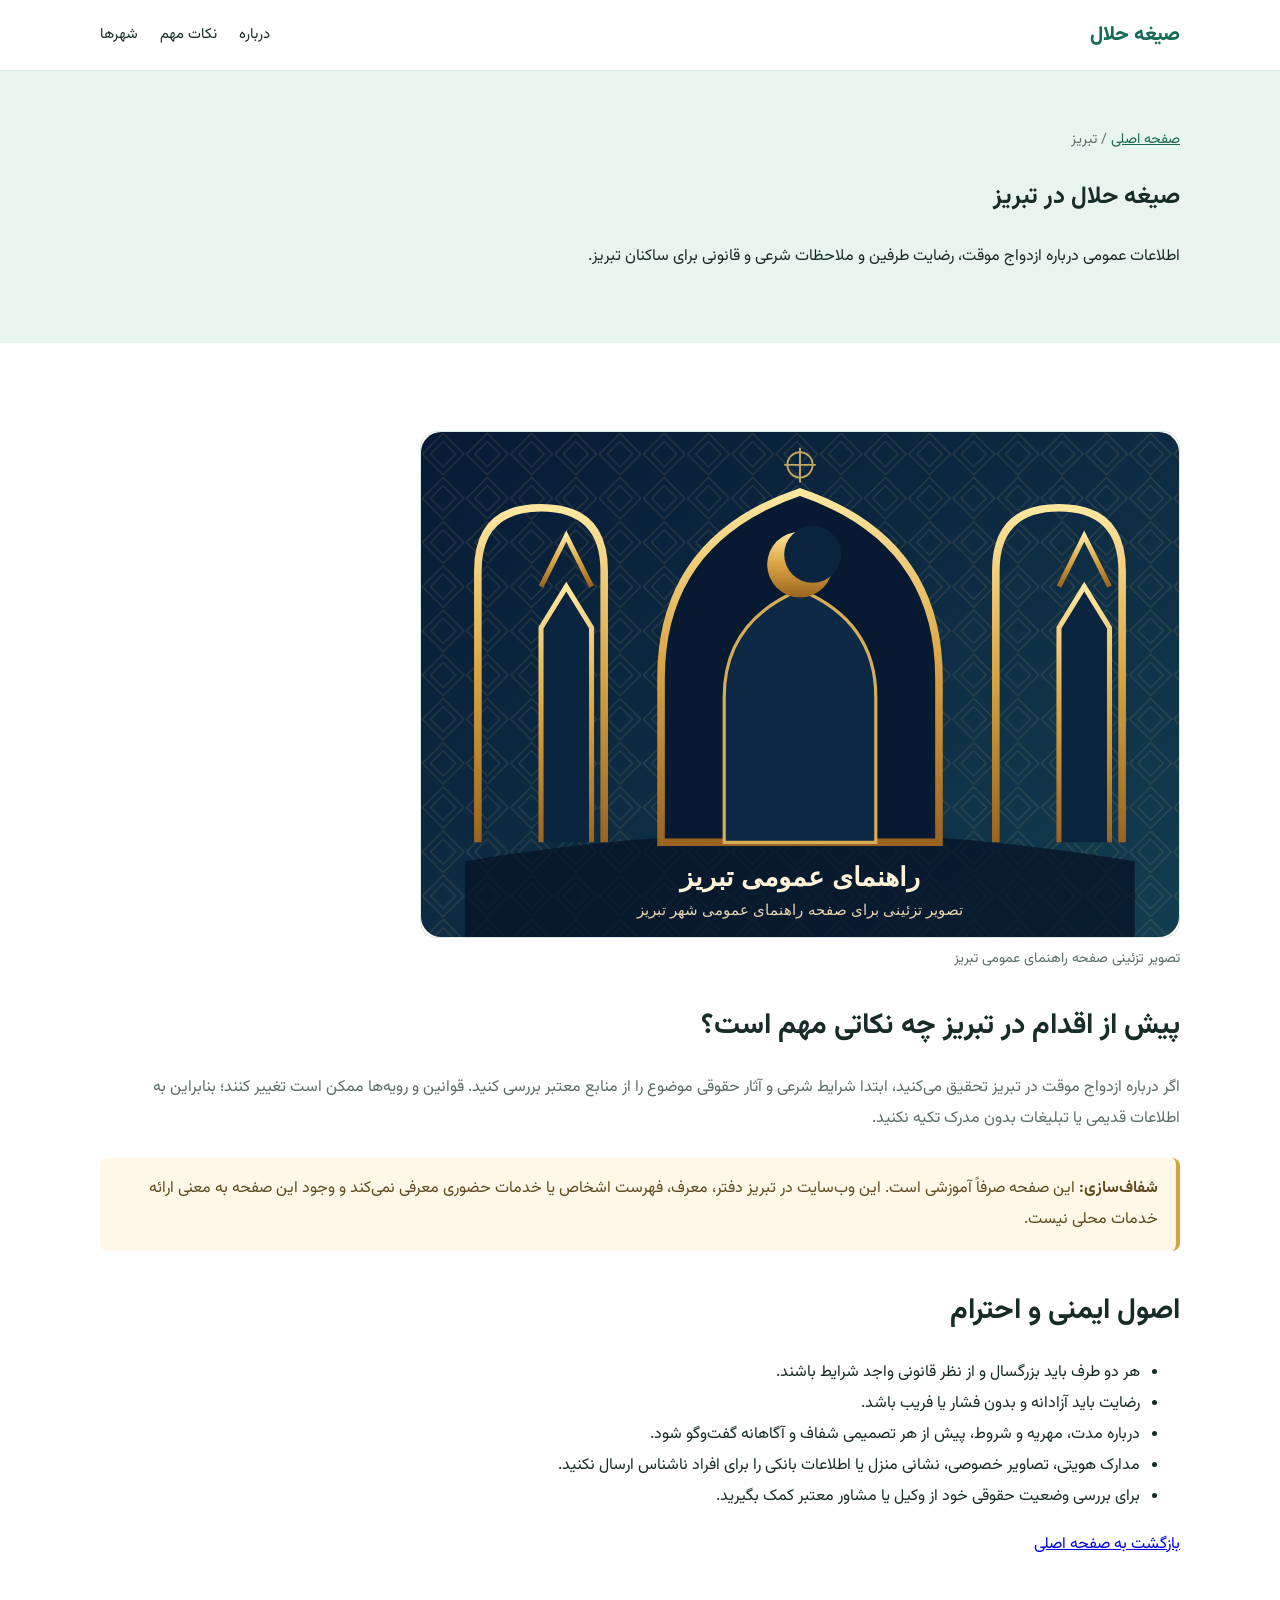
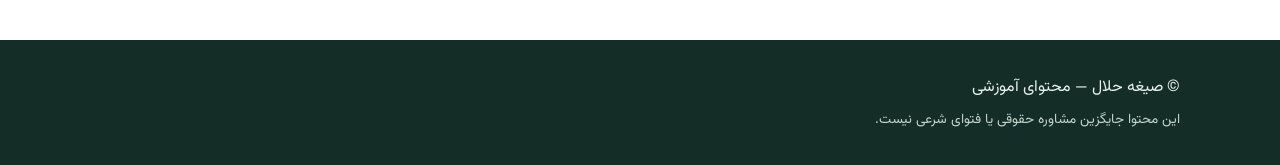
<file: cities/tabriz.html>
<!doctype html>
<html lang="fa" dir="rtl">
<head>
<meta charset="utf-8"><meta name="viewport" content="width=device-width, initial-scale=1">
<title>صیغه حلال تبریز | راهنمای عمومی و نکات مهم</title>
<meta name="description" content="راهنمای عمومی صیغه حلال و ازدواج موقت در تبریز؛ نکات رضایت، شرایط قانونی، حریم خصوصی و تصمیم‌گیری آگاهانه.">
<meta name="robots" content="index,follow">
<link rel="canonical" href="https://YOUR-DOMAIN.example/cities/tabriz.html">
<link rel="stylesheet" href="../style.css">
</head>
<body>
<header class="site-header"><div class="container nav"><a class="brand" href="../index.html">صیغه حلال</a><nav><a href="../index.html#about">درباره</a><a href="../index.html#safety">نکات مهم</a><a href="../index.html#cities">شهرها</a></nav></div></header>
<main>
<section class="page-hero"><div class="container"><div class="breadcrumbs"><a href="../index.html">صفحه اصلی</a> / تبریز</div><h1>صیغه حلال در تبریز</h1><p>اطلاعات عمومی درباره ازدواج موقت، رضایت طرفین و ملاحظات شرعی و قانونی برای ساکنان تبریز.</p></div></section>
<section class="container section">
<figure class="city-art"><img src="../images/tabriz-guide-islamic-art.svg" alt="تصویر تزئینی راهنمای عمومی صیغه حلال در تبریز" width="1200" height="800" loading="lazy"><figcaption>تصویر تزئینی صفحه راهنمای عمومی تبریز</figcaption></figure>
<h2>پیش از اقدام در تبریز چه نکاتی مهم است؟</h2>
<p>اگر درباره ازدواج موقت در تبریز تحقیق می‌کنید، ابتدا شرایط شرعی و آثار حقوقی موضوع را از منابع معتبر بررسی کنید. قوانین و رویه‌ها ممکن است تغییر کنند؛ بنابراین به اطلاعات قدیمی یا تبلیغات بدون مدرک تکیه نکنید.</p>
<div class="notice"><strong>شفاف‌سازی:</strong> این صفحه صرفاً آموزشی است. این وب‌سایت در تبریز دفتر، معرف، فهرست اشخاص یا خدمات حضوری معرفی نمی‌کند و وجود این صفحه به معنی ارائه خدمات محلی نیست.</div>
<h2 style="margin-top:32px">اصول ایمنی و احترام</h2>
<ul><li>هر دو طرف باید بزرگسال و از نظر قانونی واجد شرایط باشند.</li><li>رضایت باید آزادانه و بدون فشار یا فریب باشد.</li><li>درباره مدت، مهریه و شروط، پیش از هر تصمیمی شفاف و آگاهانه گفت‌وگو شود.</li><li>مدارک هویتی، تصاویر خصوصی، نشانی منزل یا اطلاعات بانکی را برای افراد ناشناس ارسال نکنید.</li><li>برای بررسی وضعیت حقوقی خود از وکیل یا مشاور معتبر کمک بگیرید.</li></ul>
<p><a href="../index.html">بازگشت به صفحه اصلی</a></p>
</section></main>
<footer><div class="container"><p>© صیغه حلال — محتوای آموزشی</p><p class="small">این محتوا جایگزین مشاوره حقوقی یا فتوای شرعی نیست.</p></div></footer>
</body></html>
</file>
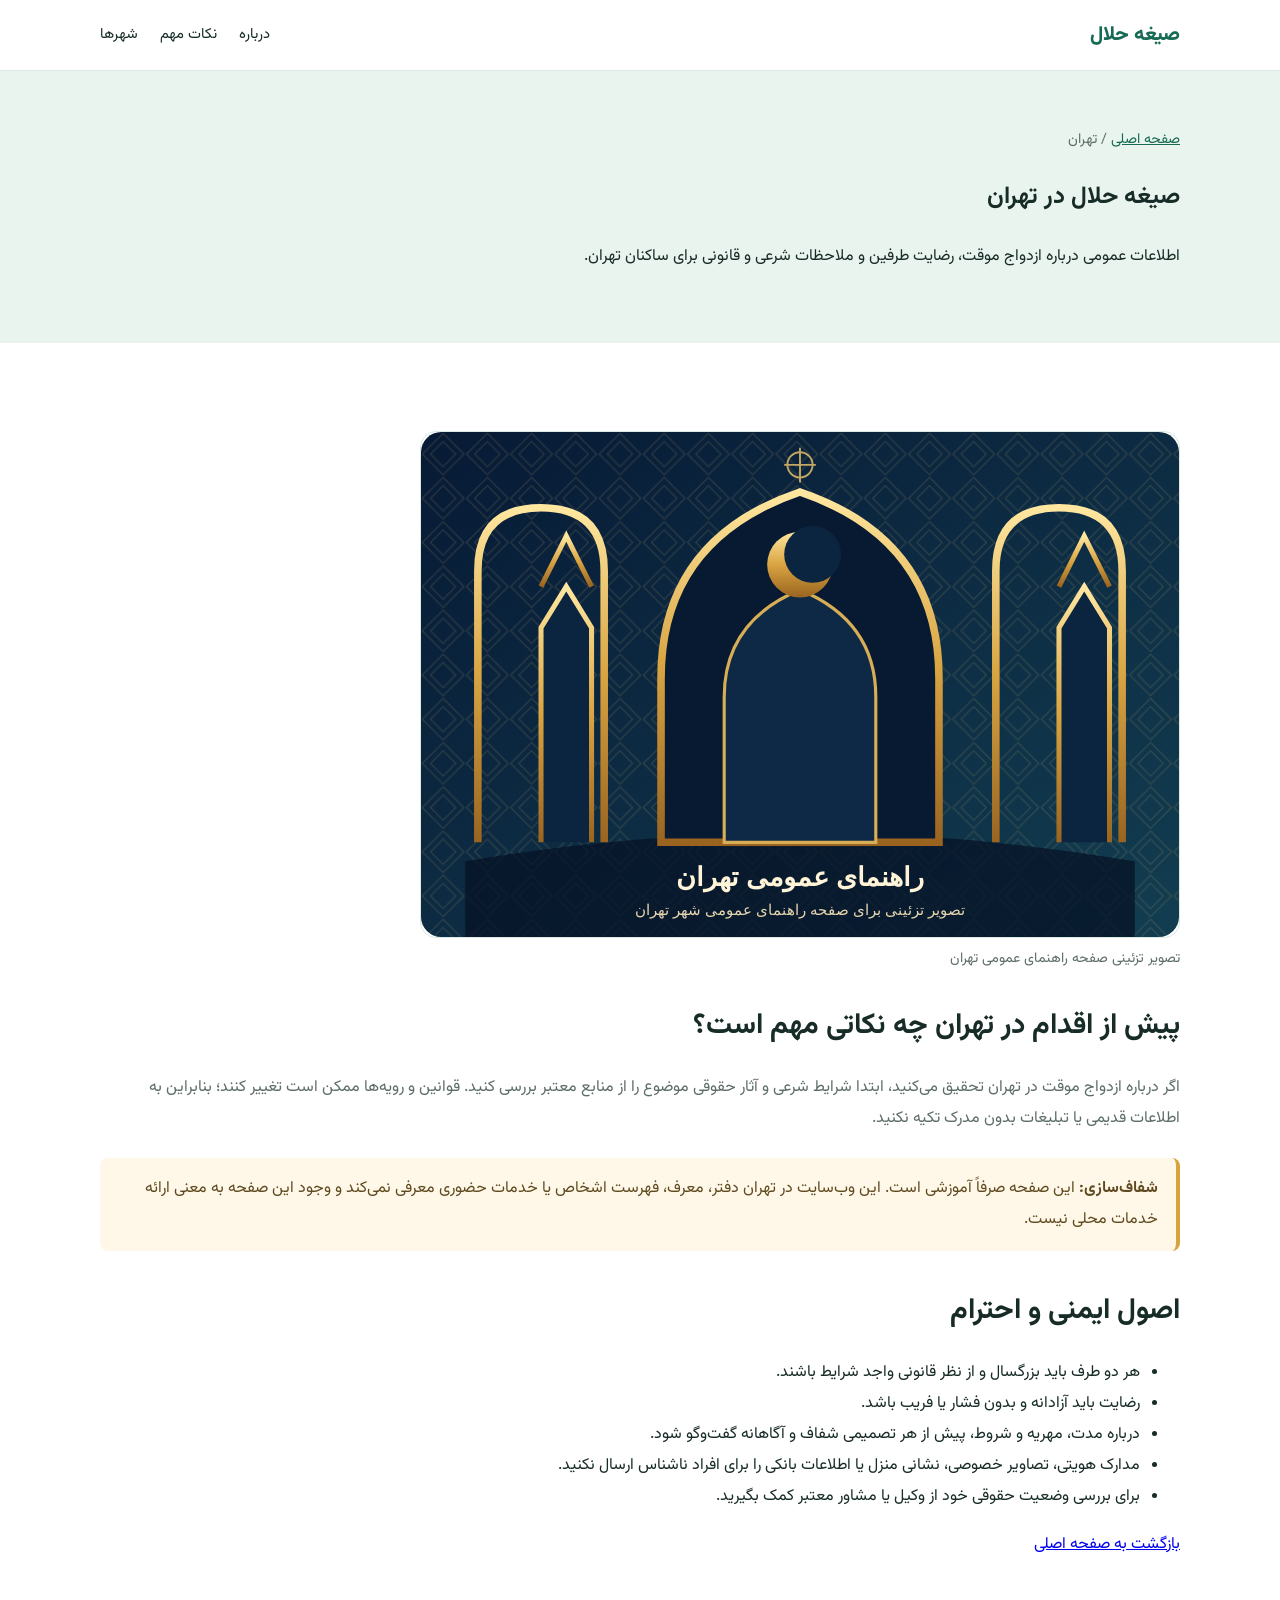
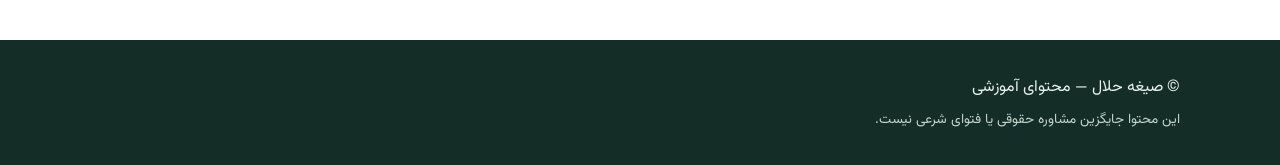
<file: cities/tehran.html>
<!doctype html>
<html lang="fa" dir="rtl">
<head>
<meta charset="utf-8"><meta name="viewport" content="width=device-width, initial-scale=1">
<title>صیغه حلال تهران | راهنمای عمومی و نکات مهم</title>
<meta name="description" content="راهنمای عمومی صیغه حلال و ازدواج موقت در تهران؛ نکات رضایت، شرایط قانونی، حریم خصوصی و تصمیم‌گیری آگاهانه.">
<meta name="robots" content="index,follow">
<link rel="canonical" href="https://YOUR-DOMAIN.example/cities/tehran.html">
<link rel="stylesheet" href="../style.css">
</head>
<body>
<header class="site-header"><div class="container nav"><a class="brand" href="../index.html">صیغه حلال</a><nav><a href="../index.html#about">درباره</a><a href="../index.html#safety">نکات مهم</a><a href="../index.html#cities">شهرها</a></nav></div></header>
<main>
<section class="page-hero"><div class="container"><div class="breadcrumbs"><a href="../index.html">صفحه اصلی</a> / تهران</div><h1>صیغه حلال در تهران</h1><p>اطلاعات عمومی درباره ازدواج موقت، رضایت طرفین و ملاحظات شرعی و قانونی برای ساکنان تهران.</p></div></section>
<section class="container section">
<figure class="city-art"><img src="../images/tehran-guide-islamic-art.svg" alt="تصویر تزئینی راهنمای عمومی صیغه حلال در تهران" width="1200" height="800" loading="lazy"><figcaption>تصویر تزئینی صفحه راهنمای عمومی تهران</figcaption></figure>
<h2>پیش از اقدام در تهران چه نکاتی مهم است؟</h2>
<p>اگر درباره ازدواج موقت در تهران تحقیق می‌کنید، ابتدا شرایط شرعی و آثار حقوقی موضوع را از منابع معتبر بررسی کنید. قوانین و رویه‌ها ممکن است تغییر کنند؛ بنابراین به اطلاعات قدیمی یا تبلیغات بدون مدرک تکیه نکنید.</p>
<div class="notice"><strong>شفاف‌سازی:</strong> این صفحه صرفاً آموزشی است. این وب‌سایت در تهران دفتر، معرف، فهرست اشخاص یا خدمات حضوری معرفی نمی‌کند و وجود این صفحه به معنی ارائه خدمات محلی نیست.</div>
<h2 style="margin-top:32px">اصول ایمنی و احترام</h2>
<ul><li>هر دو طرف باید بزرگسال و از نظر قانونی واجد شرایط باشند.</li><li>رضایت باید آزادانه و بدون فشار یا فریب باشد.</li><li>درباره مدت، مهریه و شروط، پیش از هر تصمیمی شفاف و آگاهانه گفت‌وگو شود.</li><li>مدارک هویتی، تصاویر خصوصی، نشانی منزل یا اطلاعات بانکی را برای افراد ناشناس ارسال نکنید.</li><li>برای بررسی وضعیت حقوقی خود از وکیل یا مشاور معتبر کمک بگیرید.</li></ul>
<p><a href="../index.html">بازگشت به صفحه اصلی</a></p>
</section></main>
<footer><div class="container"><p>© صیغه حلال — محتوای آموزشی</p><p class="small">این محتوا جایگزین مشاوره حقوقی یا فتوای شرعی نیست.</p></div></footer>
</body></html>
</file>
<file: style.css>
@import url('https://fonts.googleapis.com/css2?family=Vazirmatn:wght@400;500;600;700;800&display=swap');
:root{--ink:#172b27;--muted:#5d6d68;--green:#176b54;--pale:#eaf4ef;--line:#dce8e2;--white:#fff}
*{box-sizing:border-box}html{scroll-behavior:smooth}body{margin:0;font-family:Vazirmatn,Tahoma,sans-serif;color:var(--ink);line-height:1.95;background:#fff}
.container{width:min(1080px,92%);margin:auto}.site-header{background:#fff;border-bottom:1px solid var(--line);position:sticky;top:0;z-index:5}.nav{display:flex;align-items:center;justify-content:space-between;gap:20px;min-height:70px}.brand{font-size:1.25rem;font-weight:800;color:var(--green);text-decoration:none}nav{display:flex;gap:22px;flex-wrap:wrap}nav a{color:var(--ink);text-decoration:none;font-size:.92rem}nav a:hover,.city-list a:hover{color:var(--green)}
.hero{padding:88px 0 96px;background:linear-gradient(135deg,#edf7f1,#f8fbf9)}.eyebrow{color:var(--green);font-weight:700}.hero h1{font-size:clamp(2rem,5vw,3.5rem);line-height:1.35;max-width:780px;margin:14px 0}.hero p{max-width:720px;color:var(--muted);font-size:1.1rem}.button{display:inline-block;margin-top:16px;background:var(--green);color:#fff;padding:10px 24px;border-radius:10px;text-decoration:none;font-weight:700}
.section{padding:64px 0}.section h2{font-size:1.8rem;margin:0 0 18px}.section p{color:var(--muted)}.notice{background:#fff8e8;border-right:4px solid #d7a33d;padding:15px 18px;border-radius:8px;margin-top:24px;color:#5f4a20}
.soft{background:#f6faf8}.cards{display:grid;grid-template-columns:repeat(4,1fr);gap:16px}.card{background:#fff;border:1px solid var(--line);border-radius:14px;padding:20px}.card h3{margin:0 0 8px;color:var(--green)}.card p{margin:0;font-size:.94rem}.city-list{display:grid;grid-template-columns:repeat(3,1fr);gap:12px;margin-top:22px}.city-list a{border:1px solid var(--line);border-radius:10px;padding:13px 16px;text-decoration:none;color:var(--ink);background:#fff}
details{background:#fff;border:1px solid var(--line);border-radius:10px;padding:14px 18px;margin:12px 0}summary{font-weight:700;cursor:pointer}details p{margin-bottom:0}footer{background:#142e27;color:#e7f2ed;padding:28px 0}footer p{margin:4px 0}.small{font-size:.85rem;color:#c1d4cb}
.page-hero{padding:55px 0;background:var(--pale)}.breadcrumbs{font-size:.9rem;color:var(--muted)}.breadcrumbs a{color:var(--green)}
@media(max-width:800px){.cards{grid-template-columns:repeat(2,1fr)}nav{gap:10px}.nav{align-items:flex-start;padding:14px 0;flex-direction:column}}
@media(max-width:520px){.cards,.city-list{grid-template-columns:1fr}.hero{padding:60px 0}}

.site-gallery{margin:24px auto 0;max-width:680px;text-align:center}
.site-gallery img{display:block;width:100%;height:auto;border-radius:16px;border:1px solid var(--line);box-shadow:0 12px 32px rgba(16,43,35,.12)}
.site-gallery figcaption{font-size:.9rem;color:var(--muted);padding-top:10px}

/* گالری تصویری */
.visual-gallery{display:grid;grid-template-columns:repeat(2,minmax(0,1fr));gap:22px;margin-top:26px}
.visual-gallery figure{margin:0;background:#fff;border:1px solid var(--line);border-radius:16px;overflow:hidden;box-shadow:0 10px 28px rgba(7,26,53,.08)}
.visual-gallery img{display:block;width:100%;height:auto;aspect-ratio:3/2;object-fit:cover;background:#0b2540}
.visual-gallery figcaption{padding:12px 16px;color:var(--ink);font-weight:600}
.hero{background:radial-gradient(circle at 15% 20%,rgba(217,164,65,.16),transparent 30%),linear-gradient(135deg,#071a35,#123d50);color:#fff}
.hero p{color:#e7e0cf}.hero .eyebrow{color:#f0c66c}.hero h1{color:#ffe4a1}
.button{background:linear-gradient(135deg,#f4d27e,#b77b25);color:#172b27}
@media(max-width:620px){.visual-gallery{grid-template-columns:1fr}}

.city-art{max-width:760px;margin:24px 0}.city-art img{display:block;width:100%;height:auto;border-radius:16px;border:1px solid var(--line)}.city-art figcaption{font-size:.88rem;color:var(--muted);padding-top:8px}
</file>
